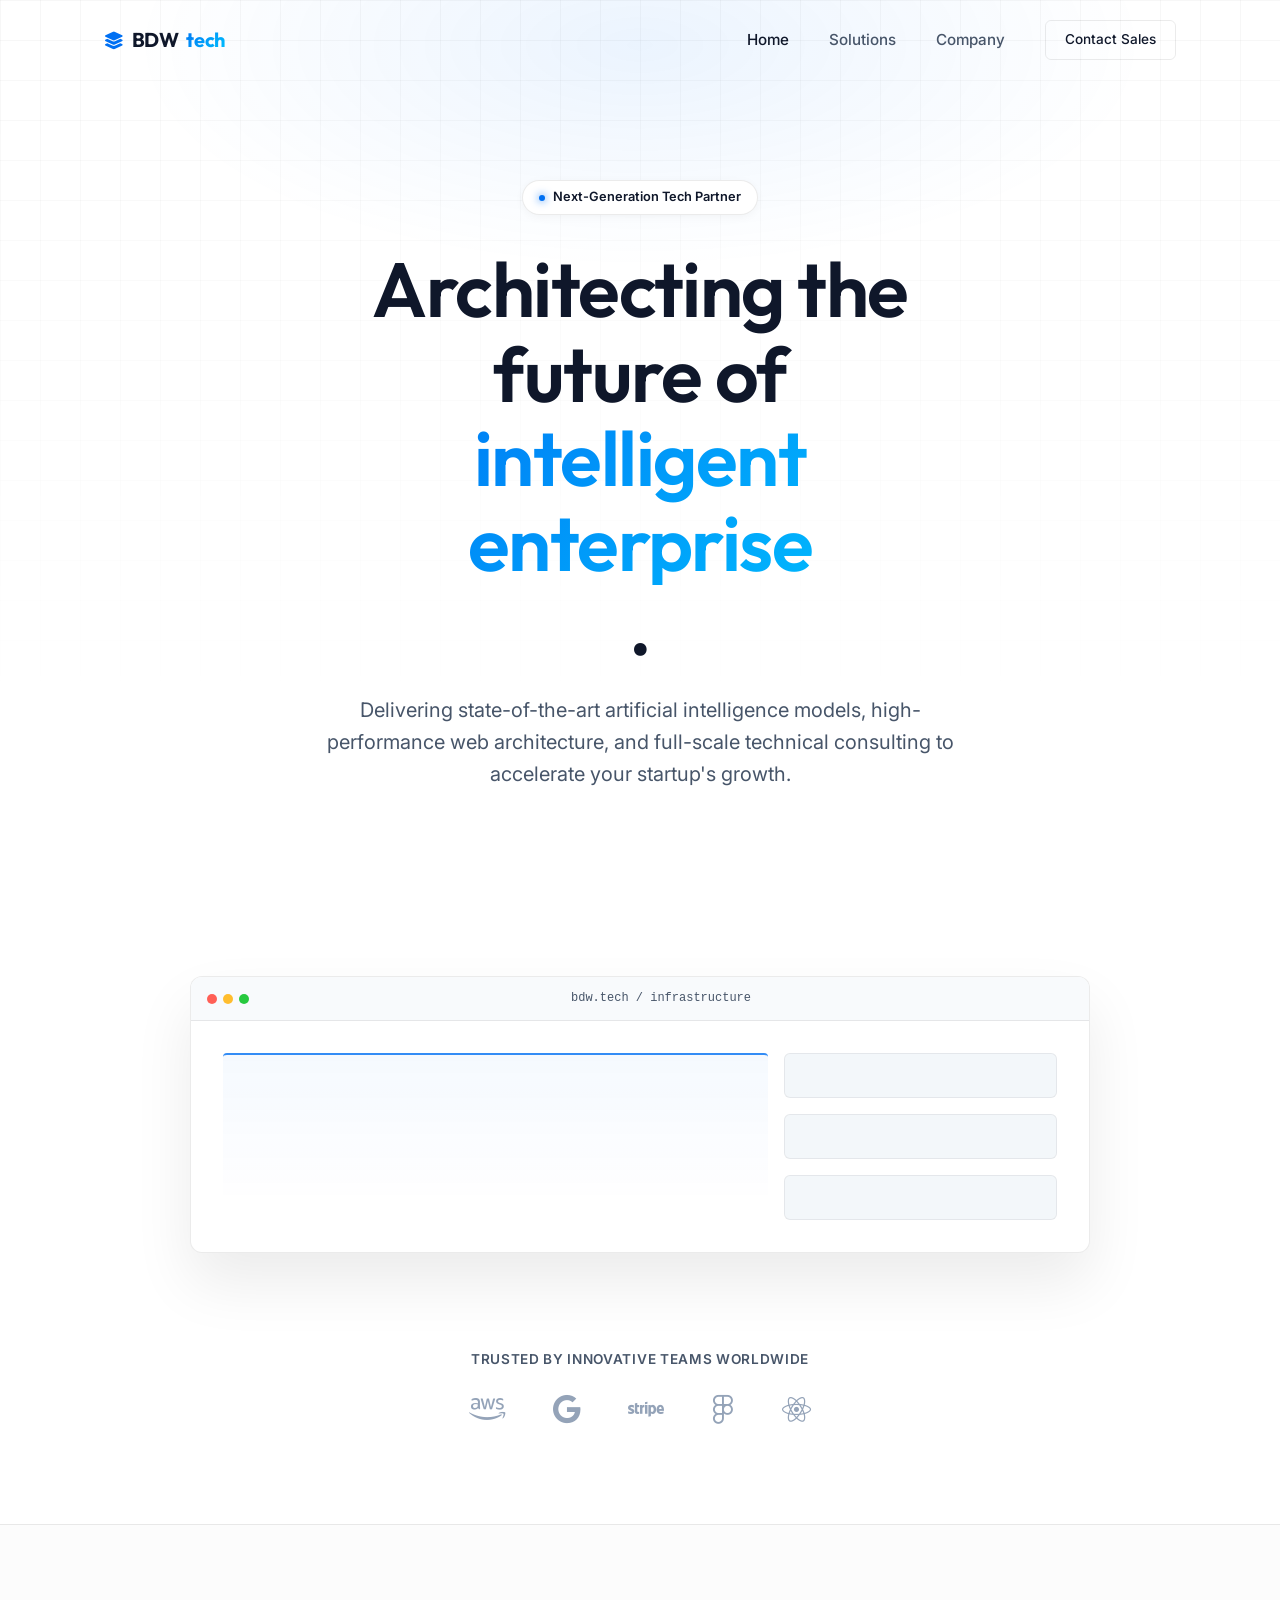
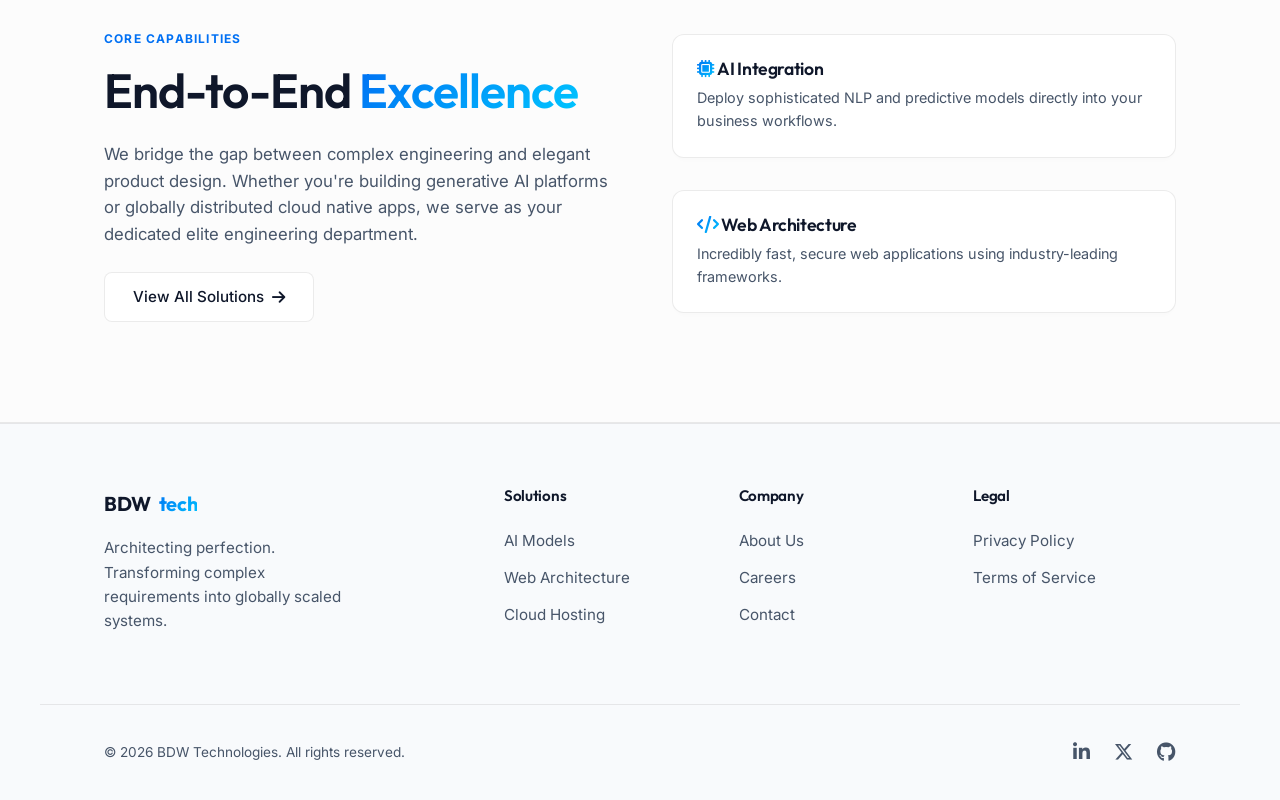
<file: index.html>
<!DOCTYPE html>
<html lang="en">
<head>
    <meta charset="UTF-8">
    <meta name="viewport" content="width=device-width, initial-scale=1.0">
    <title>bdw.tech | Premium AI & Technology Consulting</title>
    <meta name="description" content="bdw.tech provides enterprise-grade AI integration, highly performant web applications, and comprehensive technical architecture for modern startups.">
    <!-- Google Fonts -->
    <link rel="preconnect" href="https://fonts.googleapis.com">
    <link rel="preconnect" href="https://fonts.gstatic.com" crossorigin>
    <link href="https://fonts.googleapis.com/css2?family=Inter:wght@300;400;500;600;700&family=Outfit:wght@400;500;600;700&display=swap" rel="stylesheet">
    <!-- Stylesheet -->
    <link rel="stylesheet" href="style.css">
    <!-- Font Awesome -->
    <link rel="stylesheet" href="https://cdnjs.cloudflare.com/ajax/libs/font-awesome/6.4.0/css/all.min.css">
</head>
<body>
    <!-- Subtle Grid Background -->
    <div class="bg-grid"></div>
    <div class="bg-gradient-top"></div>

    <!-- Navigation -->
    <header class="navbar" id="navbar">
        <div class="container nav-container">
            <a href="index.html" class="logo-link">
                <div class="fallback-logo">
                    <span class="logo-icon">
                        <i class="fa-solid fa-layer-group"></i>
                    </span>
                    BDW<span class="gradient-text">tech</span>
                </div>
            </a>
            <nav class="nav-menu" id="nav-menu">
                <a href="index.html" class="nav-link active">Home</a>
                <a href="services.html" class="nav-link">Solutions</a>
                <a href="about.html" class="nav-link">Company</a>
                <a href="contact.html" class="btn-primary-sm">Contact Sales</a>
            </nav>
            <div class="hamburger" id="hamburger">
                <span class="bar"></span>
                <span class="bar"></span>
                <span class="bar"></span>
            </div>
        </div>
    </header>

    <main>
        <!-- Hero Section -->
        <section class="hero section">
            <div class="container hero-content">
                <div class="badge reveal">
                    <span class="badge-dot"></span> Next-Generation Tech Partner
                </div>
                <h1 class="hero-title reveal delay-1">
                    Architecting the future of <br>
                    <span class="gradient-text">intelligent enterprise</span>.
                </h1>
                <p class="hero-subtitle reveal delay-2">
                    Delivering state-of-the-art artificial intelligence models, high-performance web architecture, and full-scale technical consulting to accelerate your startup's growth.
                </p>
                <div class="hero-cta reveal delay-3">
                    <a href="services.html" class="btn btn-primary">Discover Solutions</a>
                    <a href="contact.html" class="btn btn-secondary">Book a Consultation <i class="fa-solid fa-arrow-right"></i></a>
                </div>
            </div>
            
            <!-- Dashboard/Interface Preview mockup -->
            <div class="hero-visual reveal delay-4">
                <div class="mockup-window">
                    <div class="mockup-header">
                        <div class="mockup-dots"><span></span><span></span><span></span></div>
                        <div class="mockup-title">bdw.tech / infrastructure</div>
                    </div>
                    <div class="mockup-body">
                        <div class="mockup-chart"></div>
                        <div class="mockup-stats">
                            <div class="stat-box"></div>
                            <div class="stat-box"></div>
                            <div class="stat-box"></div>
                        </div>
                    </div>
                </div>
            </div>

            <!-- Trusted By Banner -->
            <div class="trusted-banner reveal delay-4">
                <p>Trusted by innovative teams worldwide</p>
                <div class="client-logos">
                    <i class="fa-brands fa-aws"></i>
                    <i class="fa-brands fa-google"></i>
                    <i class="fa-brands fa-stripe"></i>
                    <i class="fa-brands fa-figma"></i>
                    <i class="fa-brands fa-react"></i>
                </div>
            </div>
        </section>

        <!-- Solutions Teaser -->
        <section class="section" style="background: rgba(0,0,0,0.01); border-top: 1px solid var(--border); border-bottom: 1px solid var(--border);">
            <div class="container">
                <div class="grid-2">
                    <div class="reveal">
                        <div class="section-label">Core Capabilities</div>
                        <h2 class="section-title">End-to-End <span class="gradient-text">Excellence</span></h2>
                        <p class="text-body">We bridge the gap between complex engineering and elegant product design. Whether you're building generative AI platforms or globally distributed cloud native apps, we serve as your dedicated elite engineering department.</p>
                        <a href="services.html" class="btn btn-secondary">View All Solutions <i class="fa-solid fa-arrow-right"></i></a>
                    </div>
                    <div class="grid-3 reveal delay-1" style="grid-template-columns: 1fr;">
                        <!-- Feature -->
                        <div class="pro-card" style="padding: 1.5rem;">
                            <h3 style="margin-bottom: 0.5rem; font-size: 1.1rem;"><i class="fa-solid fa-microchip gradient-text"></i> AI Integration</h3>
                            <p class="text-body" style="margin-bottom: 0; font-size: 0.9rem;">Deploy sophisticated NLP and predictive models directly into your business workflows.</p>
                        </div>
                        <div class="pro-card" style="padding: 1.5rem;">
                            <h3 style="margin-bottom: 0.5rem; font-size: 1.1rem;"><i class="fa-solid fa-code gradient-text"></i> Web Architecture</h3>
                            <p class="text-body" style="margin-bottom: 0; font-size: 0.9rem;">Incredibly fast, secure web applications using industry-leading frameworks.</p>
                        </div>
                    </div>
                </div>
            </div>
        </section>
    </main>

    <footer>
        <div class="container footer-container">
            <div class="footer-brand">
                <div class="fallback-logo">BDW<span class="gradient-text">tech</span></div>
                <p>Architecting perfection. Transforming complex requirements into globally scaled systems.</p>
            </div>
            
            <div class="footer-links">
                <div class="link-col">
                    <h4>Solutions</h4>
                    <a href="services.html">AI Models</a>
                    <a href="services.html">Web Architecture</a>
                    <a href="services.html">Cloud Hosting</a>
                </div>
                <div class="link-col">
                    <h4>Company</h4>
                    <a href="about.html">About Us</a>
                    <a href="about.html">Careers</a>
                    <a href="contact.html">Contact</a>
                </div>
                <div class="link-col">
                    <h4>Legal</h4>
                    <a href="#">Privacy Policy</a>
                    <a href="#">Terms of Service</a>
                </div>
            </div>
        </div>
        <div class="container footer-bottom">
            <p>&copy; <span id="year"></span> BDW Technologies. All rights reserved.</p>
            <div class="social-links">
                <a href="#"><i class="fa-brands fa-linkedin-in"></i></a>
                <a href="#"><i class="fa-brands fa-x-twitter"></i></a>
                <a href="#"><i class="fa-brands fa-github"></i></a>
            </div>
        </div>
    </footer>

    <script src="script.js" defer></script>
</body>
</html>
</file>
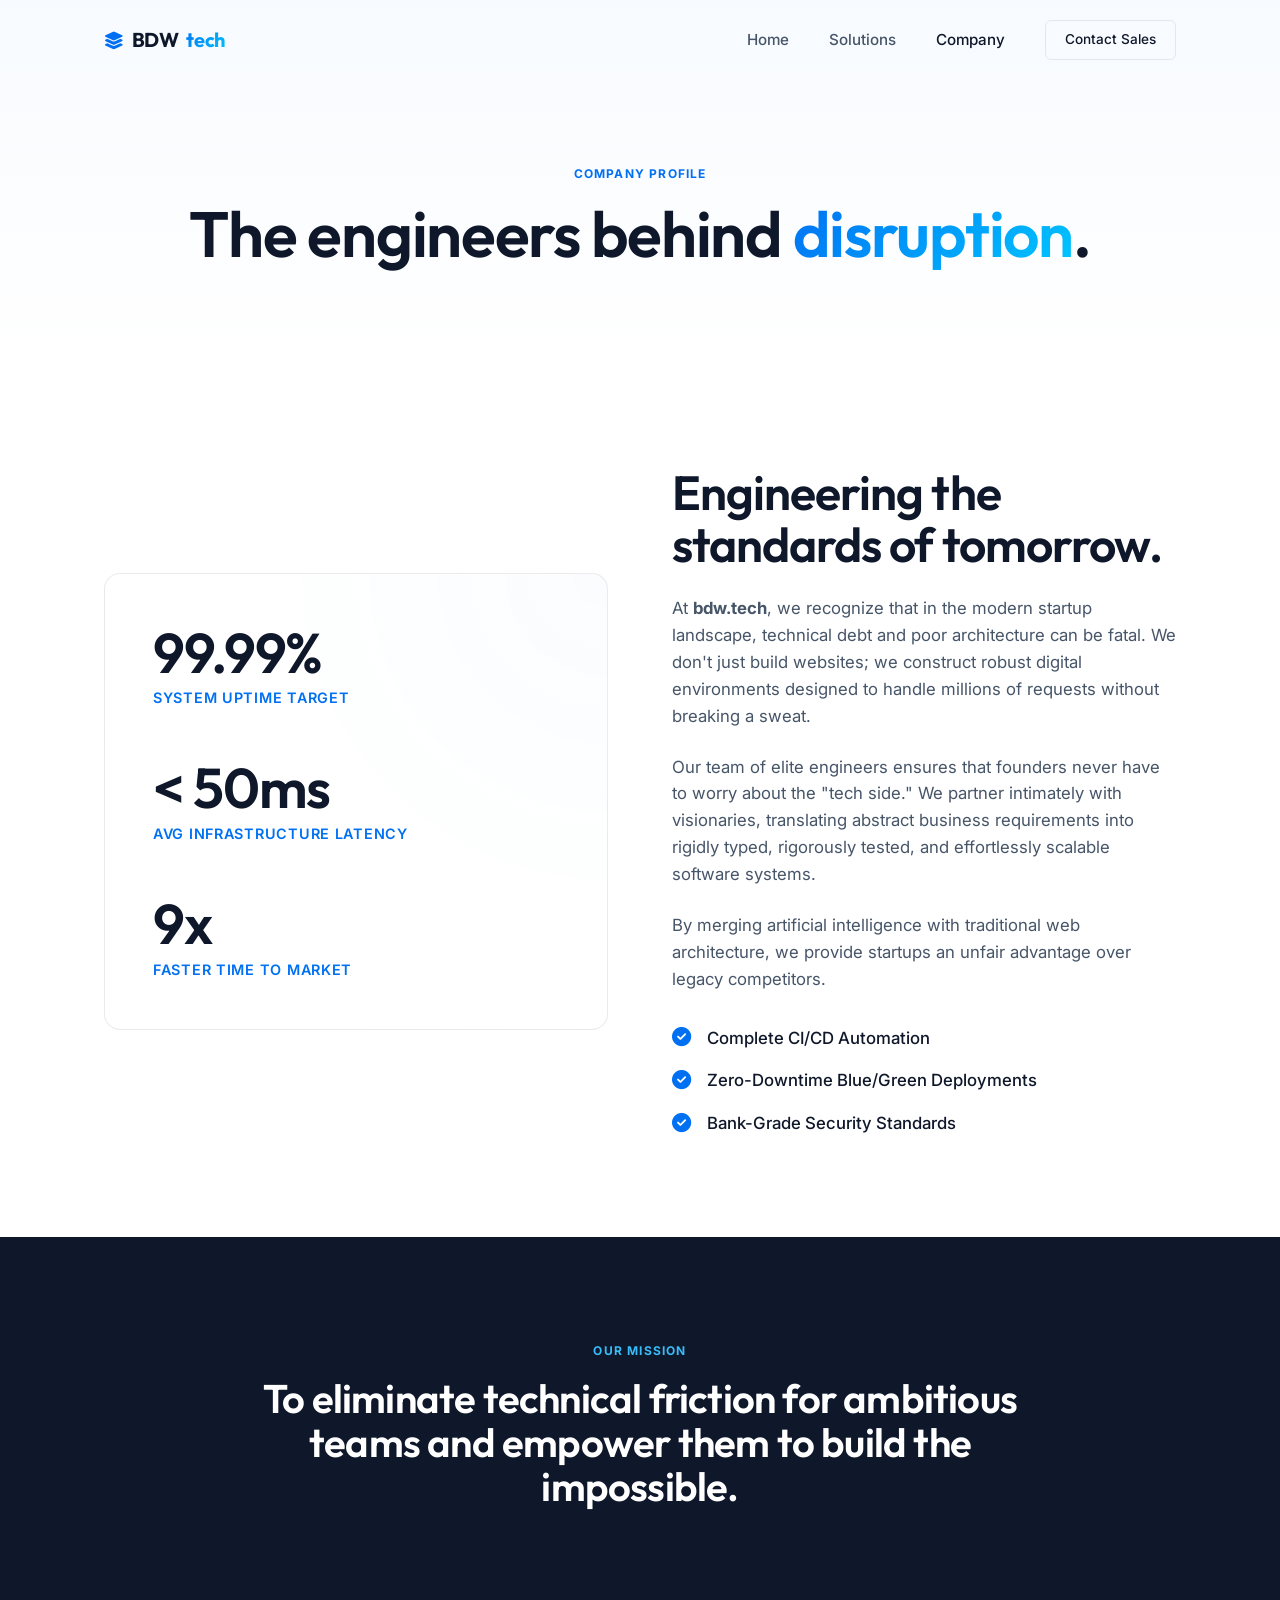
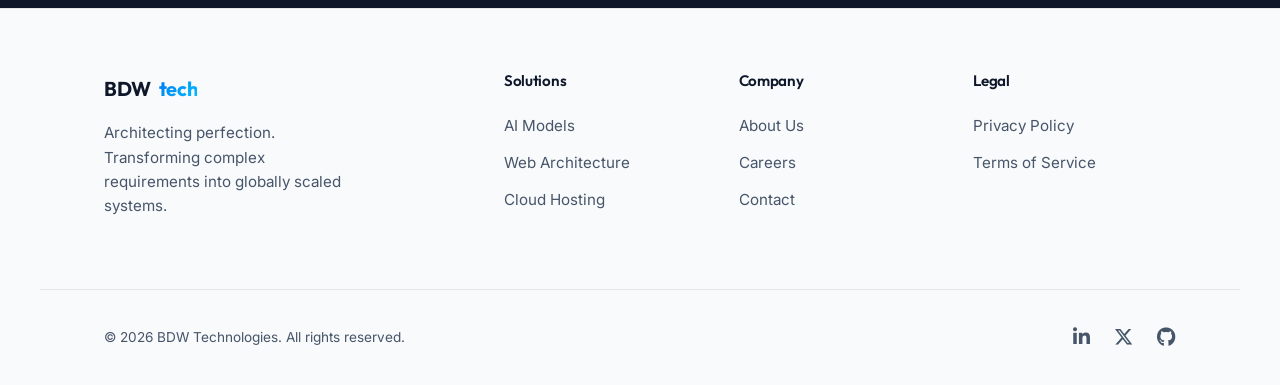
<file: about.html>
<!DOCTYPE html>
<html lang="en">
<head>
    <meta charset="UTF-8">
    <meta name="viewport" content="width=device-width, initial-scale=1.0">
    <title>Company | bdw.tech</title>
    <link href="https://fonts.googleapis.com/css2?family=Inter:wght@300;400;500;600;700&family=Outfit:wght@400;500;600;700&display=swap" rel="stylesheet">
    <link rel="stylesheet" href="style.css">
    <link rel="stylesheet" href="https://cdnjs.cloudflare.com/ajax/libs/font-awesome/6.4.0/css/all.min.css">
</head>
<body>
    <!-- Navigation -->
    <header class="navbar scrolled" id="navbar">
        <div class="container nav-container">
            <a href="index.html" class="logo-link">
                <div class="fallback-logo">
                    <span class="logo-icon"><i class="fa-solid fa-layer-group"></i></span>
                    BDW<span class="gradient-text">tech</span>
                </div>
            </a>
            <nav class="nav-menu" id="nav-menu">
                <a href="index.html" class="nav-link">Home</a>
                <a href="services.html" class="nav-link">Solutions</a>
                <a href="about.html" class="nav-link active">Company</a>
                <a href="contact.html" class="btn-primary-sm">Contact Sales</a>
            </nav>
            <div class="hamburger" id="hamburger">
                <span class="bar"></span><span class="bar"></span><span class="bar"></span>
            </div>
        </div>
    </header>

    <main>
        <section class="page-header">
            <div class="container">
                <div class="section-label reveal">Company Profile</div>
                <h1 class="reveal delay-1">The engineers behind <span class="gradient-text">disruption</span>.</h1>
            </div>
        </section>

        <section class="section">
            <div class="container grid-2">
                <div class="metrics-card reveal">
                    <div class="metric">
                        <h3>99.99%</h3>
                        <p>System Uptime Target</p>
                    </div>
                    <div class="metric">
                        <h3>&lt; 50ms</h3>
                        <p>Avg Infrastructure Latency</p>
                    </div>
                    <div class="metric">
                        <h3>9x</h3>
                        <p>Faster Time to Market</p>
                    </div>
                </div>
                
                <div class="reveal delay-1">
                    <h2 class="section-title">Engineering the standards of tomorrow.</h2>
                    <p class="text-body">At <strong>bdw.tech</strong>, we recognize that in the modern startup landscape, technical debt and poor architecture can be fatal. We don't just build websites; we construct robust digital environments designed to handle millions of requests without breaking a sweat.</p>
                    <p class="text-body">Our team of elite engineers ensures that founders never have to worry about the "tech side." We partner intimately with visionaries, translating abstract business requirements into rigidly typed, rigorously tested, and effortlessly scalable software systems.</p>
                    <p class="text-body">By merging artificial intelligence with traditional web architecture, we provide startups an unfair advantage over legacy competitors.</p>
                    
                    <div class="feature-list">
                        <div class="feature-item"><i class="fa-solid fa-check-circle"></i> Complete CI/CD Automation</div>
                        <div class="feature-item"><i class="fa-solid fa-check-circle"></i> Zero-Downtime Blue/Green Deployments</div>
                        <div class="feature-item"><i class="fa-solid fa-check-circle"></i> Bank-Grade Security Standards</div>
                    </div>
                </div>
            </div>
        </section>
        
        <section class="section" style="background:#0f172a; color:#fff; text-align:center;">
            <div class="container reveal">
                <div class="section-label" style="color:#38bdf8;">Our Mission</div>
                <h2 style="color:#fff; max-width:800px; margin:0 auto; font-size:2.5rem;">To eliminate technical friction for ambitious teams and empower them to build the impossible.</h2>
            </div>
        </section>
    </main>

    <!-- Footer -->
    <footer style="background:#f8fafc; border-top:1px solid var(--border);">
        <div class="container footer-container">
            <div class="footer-brand">
                <div class="fallback-logo">BDW<span class="gradient-text">tech</span></div>
                <p style="color:var(--text-muted);">Architecting perfection. Transforming complex requirements into globally scaled systems.</p>
            </div>
            <div class="footer-links">
                <div class="link-col">
                    <h4>Solutions</h4>
                    <a href="services.html">AI Models</a><a href="services.html">Web Architecture</a><a href="services.html">Cloud Hosting</a>
                </div>
                <div class="link-col">
                    <h4>Company</h4>
                    <a href="about.html">About Us</a><a href="about.html">Careers</a><a href="contact.html">Contact</a>
                </div>
                <div class="link-col">
                    <h4>Legal</h4>
                    <a href="#">Privacy Policy</a><a href="#">Terms of Service</a>
                </div>
            </div>
        </div>
        <div class="container footer-bottom">
            <p style="color:var(--text-muted);">&copy; <span id="year"></span> BDW Technologies. All rights reserved.</p>
            <div class="social-links">
                <a href="#"><i class="fa-brands fa-linkedin-in"></i></a><a href="#"><i class="fa-brands fa-x-twitter"></i></a><a href="#"><i class="fa-brands fa-github"></i></a>
            </div>
        </div>
    </footer>
    <script src="script.js" defer></script>
</body>
</html>
</file>
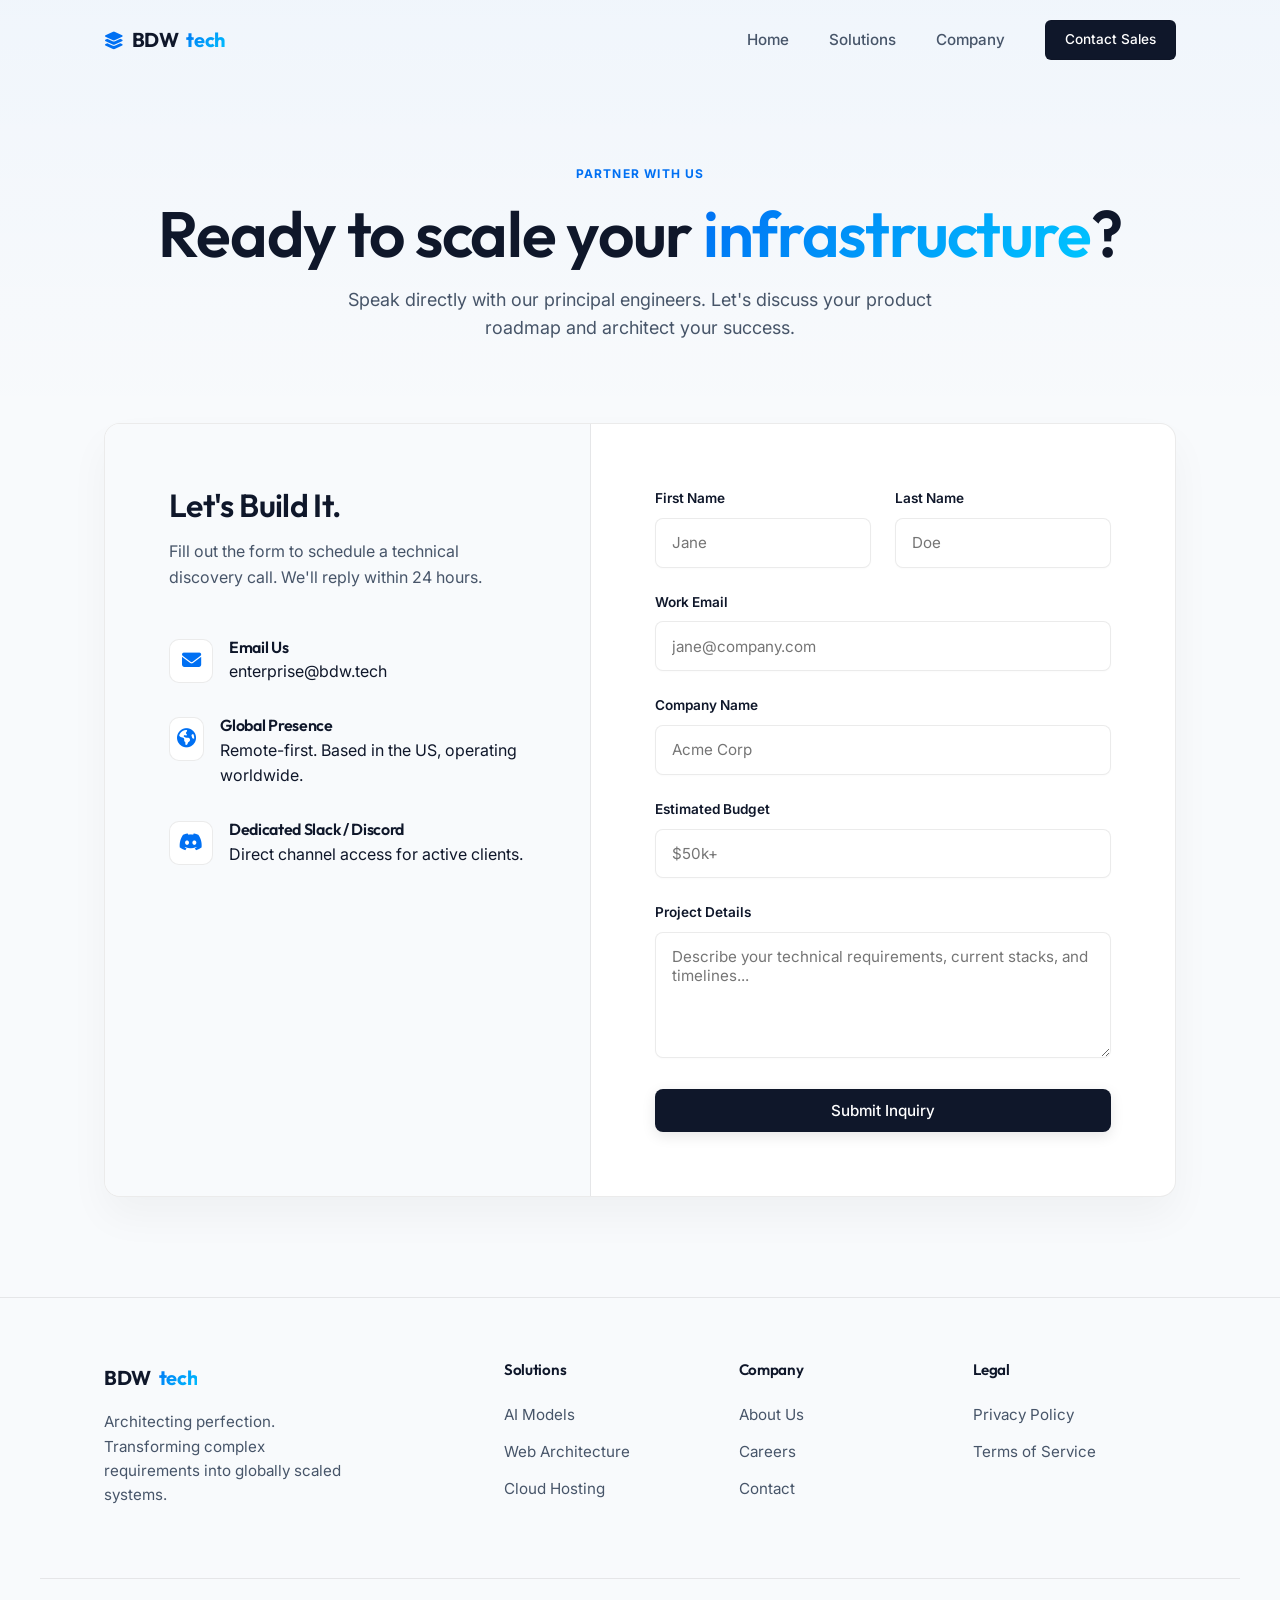
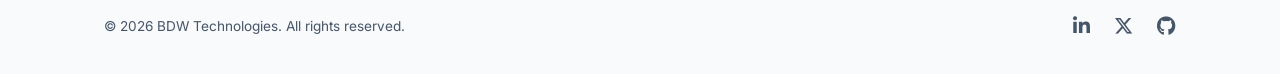
<file: contact.html>
<!DOCTYPE html>
<html lang="en">
<head>
    <meta charset="UTF-8">
    <meta name="viewport" content="width=device-width, initial-scale=1.0">
    <title>Contact Sales | bdw.tech</title>
    <link href="https://fonts.googleapis.com/css2?family=Inter:wght@300;400;500;600;700&family=Outfit:wght@400;500;600;700&display=swap" rel="stylesheet">
    <link rel="stylesheet" href="style.css">
    <link rel="stylesheet" href="https://cdnjs.cloudflare.com/ajax/libs/font-awesome/6.4.0/css/all.min.css">
</head>
<body style="background:#f8fafc;">
    <!-- Navigation -->
    <header class="navbar scrolled" id="navbar">
        <div class="container nav-container">
            <a href="index.html" class="logo-link">
                <div class="fallback-logo">
                    <span class="logo-icon"><i class="fa-solid fa-layer-group"></i></span>
                    BDW<span class="gradient-text">tech</span>
                </div>
            </a>
            <nav class="nav-menu" id="nav-menu">
                <a href="index.html" class="nav-link">Home</a>
                <a href="services.html" class="nav-link">Solutions</a>
                <a href="about.html" class="nav-link">Company</a>
                <a href="contact.html" class="btn-primary-sm active" style="background:var(--text-main); color:#fff;">Contact Sales</a>
            </nav>
            <div class="hamburger" id="hamburger">
                <span class="bar"></span><span class="bar"></span><span class="bar"></span>
            </div>
        </div>
    </header>

    <main>
        <section class="page-header">
            <div class="container">
                <div class="section-label reveal">Partner with us</div>
                <h1 class="reveal delay-1">Ready to scale your <span class="gradient-text">infrastructure</span>?</h1>
                <p class="section-desc reveal delay-2" style="margin: 0 auto;">Speak directly with our principal engineers. Let's discuss your product roadmap and architect your success.</p>
            </div>
        </section>

        <section class="section" style="padding-top:0;">
            <div class="container">
                <div class="contact-card reveal delay-3">
                    <div class="contact-info">
                        <h2 style="font-size:2rem; margin-bottom:1rem; color:var(--text-main);">Let's Build It.</h2>
                        <p style="color:var(--text-muted); margin-bottom:3rem;">Fill out the form to schedule a technical discovery call. We'll reply within 24 hours.</p>
                        
                        <div class="contact-methods">
                            <div class="method">
                                <div class="method-icon"><i class="fa-solid fa-envelope"></i></div>
                                <div>
                                    <h4>Email Us</h4>
                                    <p>enterprise@bdw.tech</p>
                                </div>
                            </div>
                            <div class="method">
                                <div class="method-icon"><i class="fa-solid fa-earth-americas"></i></div>
                                <div>
                                    <h4>Global Presence</h4>
                                    <p>Remote-first. Based in the US, operating worldwide.</p>
                                </div>
                            </div>
                            <div class="method">
                                <div class="method-icon"><i class="fa-brands fa-discord"></i></div>
                                <div>
                                    <h4>Dedicated Slack / Discord</h4>
                                    <p>Direct channel access for active clients.</p>
                                </div>
                            </div>
                        </div>
                    </div>
                    
                    <div class="contact-form-container">
                        <form class="pro-form" id="contactForm">
                            <div class="form-row">
                                <div class="form-group">
                                    <label for="fname">First Name</label>
                                    <input type="text" id="fname" required placeholder="Jane">
                                </div>
                                <div class="form-group">
                                    <label for="lname">Last Name</label>
                                    <input type="text" id="lname" required placeholder="Doe">
                                </div>
                            </div>
                            <div class="form-group">
                                <label for="email">Work Email</label>
                                <input type="email" id="email" required placeholder="jane@company.com">
                            </div>
                            <div class="form-group">
                                <label for="company">Company Name</label>
                                <input type="text" id="company" placeholder="Acme Corp">
                            </div>
                            <div class="form-group">
                                <label for="budget">Estimated Budget</label>
                                <input type="text" id="budget" placeholder="$50k+">
                            </div>
                            <div class="form-group">
                                <label for="message">Project Details</label>
                                <textarea id="message" rows="5" required placeholder="Describe your technical requirements, current stacks, and timelines..."></textarea>
                            </div>
                            <button type="submit" class="btn btn-primary btn-block">Submit Inquiry</button>
                        </form>
                    </div>
                </div>
            </div>
        </section>
    </main>

    <!-- Footer -->
    <footer style="background:#f8fafc; border-top:1px solid var(--border);">
        <div class="container footer-container">
            <div class="footer-brand">
                <div class="fallback-logo">BDW<span class="gradient-text">tech</span></div>
                <p style="color:var(--text-muted);">Architecting perfection. Transforming complex requirements into globally scaled systems.</p>
            </div>
            <div class="footer-links">
                <div class="link-col">
                    <h4>Solutions</h4>
                    <a href="services.html">AI Models</a><a href="services.html">Web Architecture</a><a href="services.html">Cloud Hosting</a>
                </div>
                <div class="link-col">
                    <h4>Company</h4>
                    <a href="about.html">About Us</a><a href="about.html">Careers</a><a href="contact.html">Contact</a>
                </div>
                <div class="link-col">
                    <h4>Legal</h4>
                    <a href="#">Privacy Policy</a><a href="#">Terms of Service</a>
                </div>
            </div>
        </div>
        <div class="container footer-bottom">
            <p style="color:var(--text-muted);">&copy; <span id="year"></span> BDW Technologies. All rights reserved.</p>
            <div class="social-links">
                <a href="#"><i class="fa-brands fa-linkedin-in"></i></a><a href="#"><i class="fa-brands fa-x-twitter"></i></a><a href="#"><i class="fa-brands fa-github"></i></a>
            </div>
        </div>
    </footer>
    <script src="script.js" defer></script>
</body>
</html>
</file>
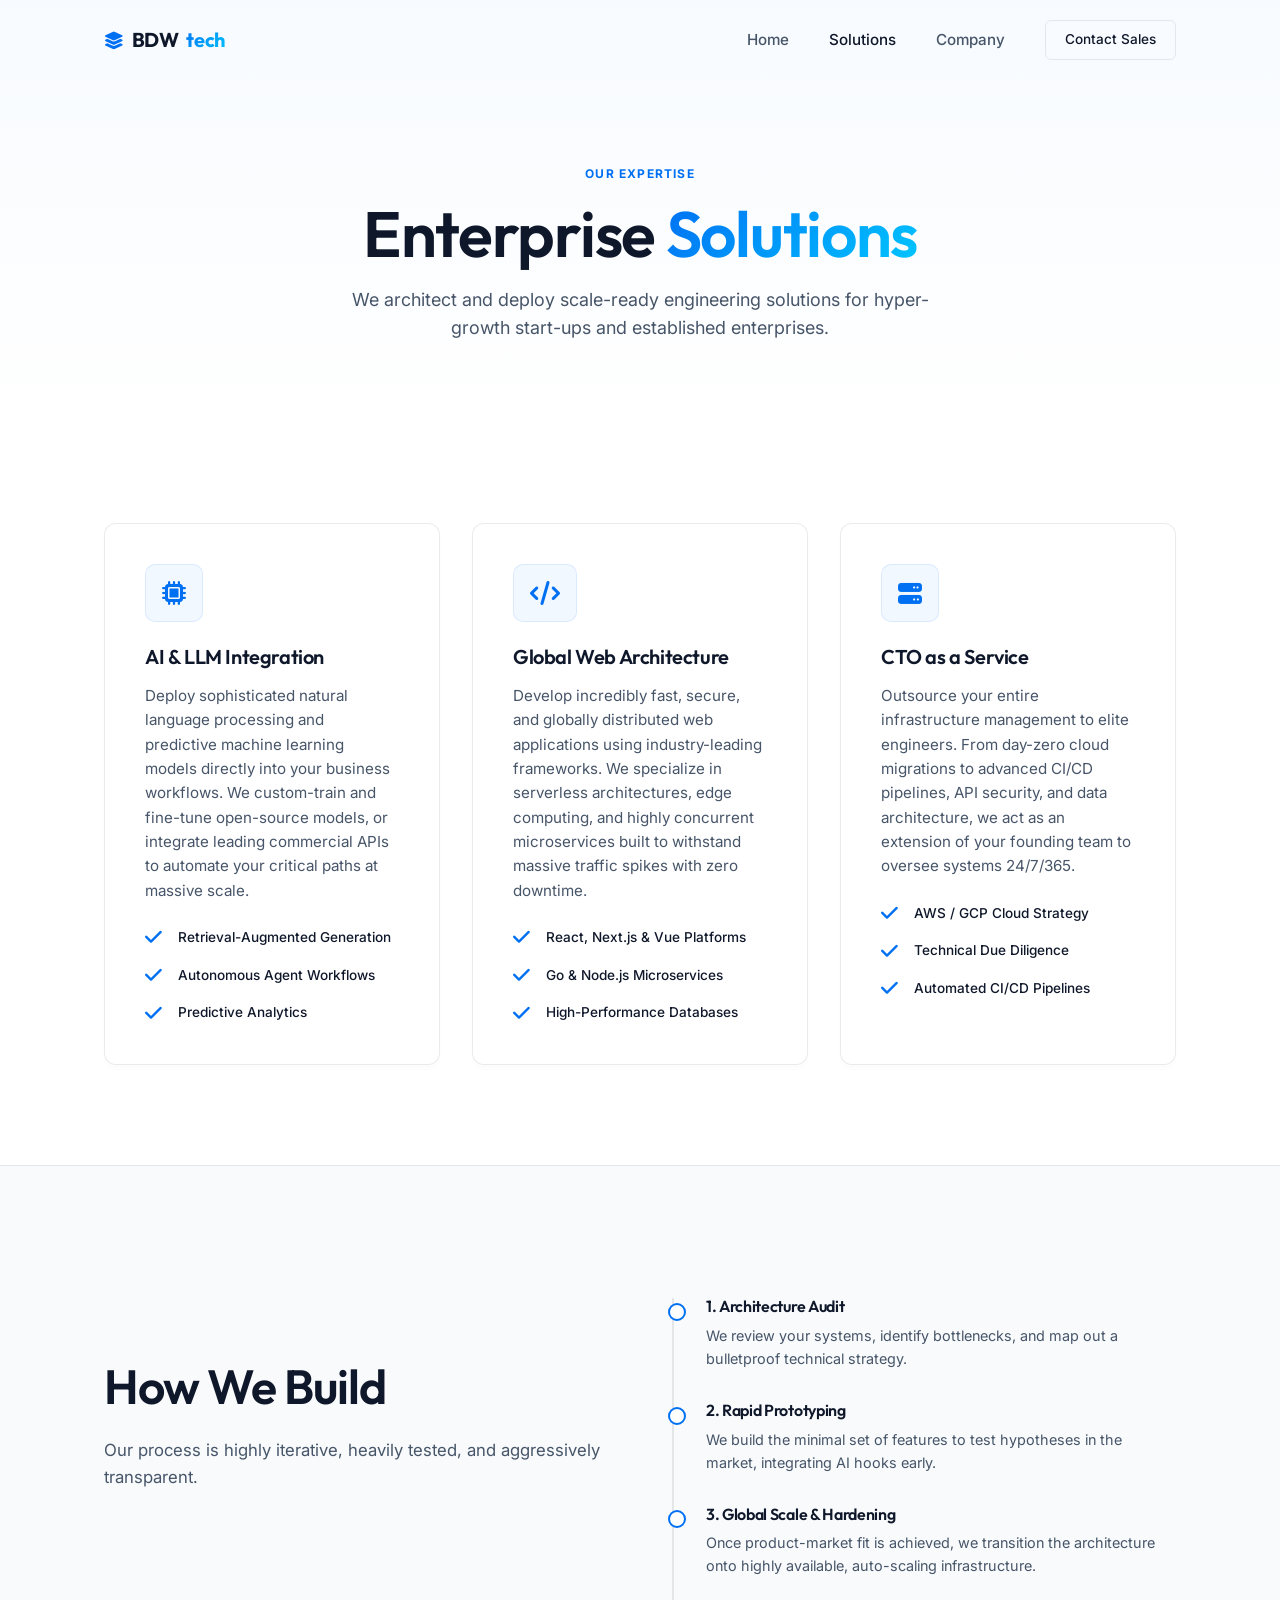
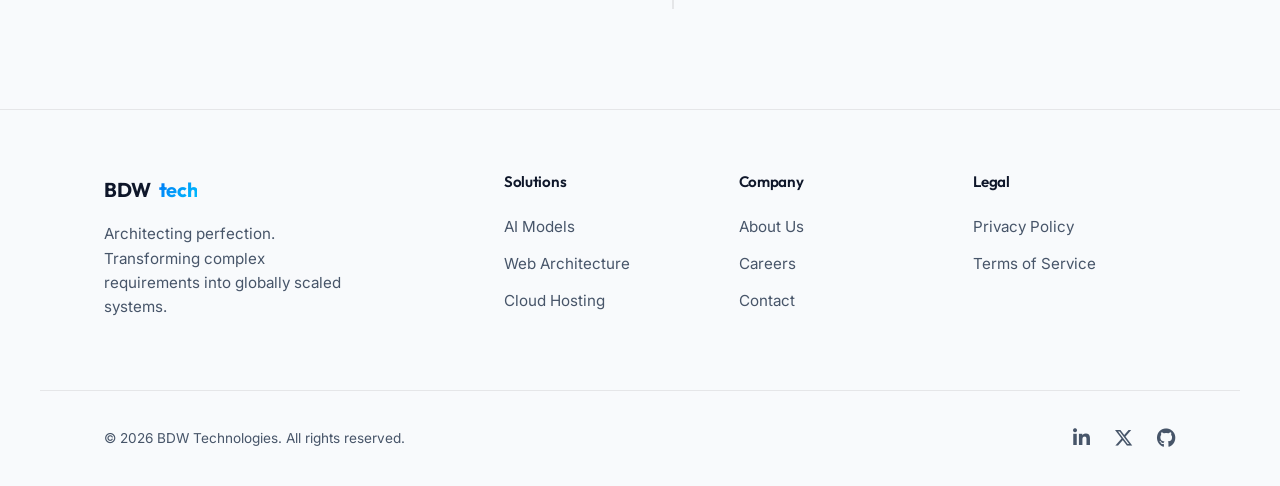
<file: services.html>
<!DOCTYPE html>
<html lang="en">
<head>
    <meta charset="UTF-8">
    <meta name="viewport" content="width=device-width, initial-scale=1.0">
    <title>Solutions | bdw.tech</title>
    <link href="https://fonts.googleapis.com/css2?family=Inter:wght@300;400;500;600;700&family=Outfit:wght@400;500;600;700&display=swap" rel="stylesheet">
    <link rel="stylesheet" href="style.css">
    <link rel="stylesheet" href="https://cdnjs.cloudflare.com/ajax/libs/font-awesome/6.4.0/css/all.min.css">
</head>
<body>
    <!-- Navigation -->
    <header class="navbar scrolled" id="navbar">
        <div class="container nav-container">
            <a href="index.html" class="logo-link">
                <div class="fallback-logo">
                    <span class="logo-icon"><i class="fa-solid fa-layer-group"></i></span>
                    BDW<span class="gradient-text">tech</span>
                </div>
            </a>
            <nav class="nav-menu" id="nav-menu">
                <a href="index.html" class="nav-link">Home</a>
                <a href="services.html" class="nav-link active">Solutions</a>
                <a href="about.html" class="nav-link">Company</a>
                <a href="contact.html" class="btn-primary-sm">Contact Sales</a>
            </nav>
            <div class="hamburger" id="hamburger">
                <span class="bar"></span><span class="bar"></span><span class="bar"></span>
            </div>
        </div>
    </header>

    <main>
        <section class="page-header">
            <div class="container">
                <div class="section-label reveal">Our Expertise</div>
                <h1 class="reveal delay-1">Enterprise <span class="gradient-text">Solutions</span></h1>
                <p class="section-desc reveal delay-2" style="margin: 0 auto;">We architect and deploy scale-ready engineering solutions for hyper-growth start-ups and established enterprises.</p>
            </div>
        </section>

        <section class="section">
            <div class="container">
                <div class="grid-3">
                    <div class="pro-card reveal">
                        <div class="card-icon"><i class="fa-solid fa-microchip"></i></div>
                        <h3>AI & LLM Integration</h3>
                        <p class="text-body" style="font-size:0.95rem;">Deploy sophisticated natural language processing and predictive machine learning models directly into your business workflows. We custom-train and fine-tune open-source models, or integrate leading commercial APIs to automate your critical paths at massive scale.</p>
                        <div class="feature-list" style="margin-top:1.5rem;">
                            <div class="feature-item" style="font-size:0.85rem;"><i class="fa-solid fa-check"></i> Retrieval-Augmented Generation</div>
                            <div class="feature-item" style="font-size:0.85rem;"><i class="fa-solid fa-check"></i> Autonomous Agent Workflows</div>
                            <div class="feature-item" style="font-size:0.85rem;"><i class="fa-solid fa-check"></i> Predictive Analytics</div>
                        </div>
                    </div>

                    <div class="pro-card reveal delay-1">
                        <div class="card-icon"><i class="fa-solid fa-code"></i></div>
                        <h3>Global Web Architecture</h3>
                        <p class="text-body" style="font-size:0.95rem;">Develop incredibly fast, secure, and globally distributed web applications using industry-leading frameworks. We specialize in serverless architectures, edge computing, and highly concurrent microservices built to withstand massive traffic spikes with zero downtime.</p>
                        <div class="feature-list" style="margin-top:1.5rem;">
                            <div class="feature-item" style="font-size:0.85rem;"><i class="fa-solid fa-check"></i> React, Next.js & Vue Platforms</div>
                            <div class="feature-item" style="font-size:0.85rem;"><i class="fa-solid fa-check"></i> Go & Node.js Microservices</div>
                            <div class="feature-item" style="font-size:0.85rem;"><i class="fa-solid fa-check"></i> High-Performance Databases</div>
                        </div>
                    </div>

                    <div class="pro-card reveal delay-2">
                        <div class="card-icon"><i class="fa-solid fa-server"></i></div>
                        <h3>CTO as a Service</h3>
                        <p class="text-body" style="font-size:0.95rem;">Outsource your entire infrastructure management to elite engineers. From day-zero cloud migrations to advanced CI/CD pipelines, API security, and data architecture, we act as an extension of your founding team to oversee systems 24/7/365.</p>
                        <div class="feature-list" style="margin-top:1.5rem;">
                            <div class="feature-item" style="font-size:0.85rem;"><i class="fa-solid fa-check"></i> AWS / GCP Cloud Strategy</div>
                            <div class="feature-item" style="font-size:0.85rem;"><i class="fa-solid fa-check"></i> Technical Due Diligence</div>
                            <div class="feature-item" style="font-size:0.85rem;"><i class="fa-solid fa-check"></i> Automated CI/CD Pipelines</div>
                        </div>
                    </div>
                </div>
            </div>
        </section>
        
        <!-- Workflow Section -->
        <section class="section" style="background:#f8fafc; border-top:1px solid var(--border);">
            <div class="container grid-2">
                <div class="reveal">
                    <h2 class="section-title">How We Build</h2>
                    <p class="text-body">Our process is highly iterative, heavily tested, and aggressively transparent.</p>
                </div>
                <div class="timeline reveal delay-1">
                    <div class="timeline-item">
                        <h4>1. Architecture Audit</h4>
                        <p class="text-body" style="font-size:0.9rem;">We review your systems, identify bottlenecks, and map out a bulletproof technical strategy.</p>
                    </div>
                    <div class="timeline-item">
                        <h4>2. Rapid Prototyping</h4>
                        <p class="text-body" style="font-size:0.9rem;">We build the minimal set of features to test hypotheses in the market, integrating AI hooks early.</p>
                    </div>
                    <div class="timeline-item">
                        <h4>3. Global Scale & Hardening</h4>
                        <p class="text-body" style="font-size:0.9rem;">Once product-market fit is achieved, we transition the architecture onto highly available, auto-scaling infrastructure.</p>
                    </div>
                </div>
            </div>
        </section>
    </main>

    <!-- Footer copied uniformly -->
    <footer>
        <div class="container footer-container">
            <div class="footer-brand">
                <div class="fallback-logo">BDW<span class="gradient-text">tech</span></div>
                <p>Architecting perfection. Transforming complex requirements into globally scaled systems.</p>
            </div>
            <div class="footer-links">
                <div class="link-col">
                    <h4>Solutions</h4>
                    <a href="services.html">AI Models</a><a href="services.html">Web Architecture</a><a href="services.html">Cloud Hosting</a>
                </div>
                <div class="link-col">
                    <h4>Company</h4>
                    <a href="about.html">About Us</a><a href="about.html">Careers</a><a href="contact.html">Contact</a>
                </div>
                <div class="link-col">
                    <h4>Legal</h4>
                    <a href="#">Privacy Policy</a><a href="#">Terms of Service</a>
                </div>
            </div>
        </div>
        <div class="container footer-bottom">
            <p>&copy; <span id="year"></span> BDW Technologies. All rights reserved.</p>
            <div class="social-links">
                <a href="#"><i class="fa-brands fa-linkedin-in"></i></a><a href="#"><i class="fa-brands fa-x-twitter"></i></a><a href="#"><i class="fa-brands fa-github"></i></a>
            </div>
        </div>
    </footer>
    <script src="script.js" defer></script>
</body>
</html>
</file>
<file: style.css>
:root {
    --primary: #0070f3;
    --primary-alt: #0050b3;
    --bg-main: #ffffff;
    --bg-card: #f8fafc;
    --bg-card-hover: #f1f5f9;
    --text-main: #0f172a;
    --text-muted: #475569;
    --border: rgba(0, 0, 0, 0.08);
    --border-hover: rgba(0, 0, 0, 0.15);
    --glass-bg: rgba(255, 255, 255, 0.9);
    --glass-blur: blur(20px);
    
    --font-heading: 'Outfit', -apple-system, sans-serif;
    --font-body: 'Inter', -apple-system, sans-serif;
    
    --transition: all 0.25s cubic-bezier(0.25, 0.8, 0.25, 1);
}

* { margin: 0; padding: 0; box-sizing: border-box; }
html { scroll-behavior: smooth; font-size: 16px; }
body {
    font-family: var(--font-body);
    background-color: var(--bg-main);
    color: var(--text-main);
    line-height: 1.6;
    overflow-x: hidden;
    -webkit-font-smoothing: antialiased;
    -moz-osx-font-smoothing: grayscale;
}

/* =========================================
   Backgrounds
   ========================================= */
.bg-grid {
    position: fixed; top: 0; left: 0; width: 100vw; height: 100vh;
    z-index: 0; pointer-events: none;
    background-size: 40px 40px;
    background-image: 
        linear-gradient(to right, rgba(0, 0, 0, 0.03) 1px, transparent 1px),
        linear-gradient(to bottom, rgba(0, 0, 0, 0.03) 1px, transparent 1px);
    mask-image: linear-gradient(to bottom, black 0%, transparent 80%);
    -webkit-mask-image: linear-gradient(to bottom, black 0%, transparent 80%);
}
.bg-gradient-top {
    position: fixed; top: -20%; left: 10%; width: 80%; height: 50vh;
    background: radial-gradient(ellipse at center, rgba(0, 112, 243, 0.08) 0%, transparent 70%);
    z-index: 0; pointer-events: none;
}

/* =========================================
   Typography & Utilities
   ========================================= */
h1, h2, h3, h4, h5, h6 {
    font-family: var(--font-heading); font-weight: 600;
    line-height: 1.1; margin-bottom: 1rem; letter-spacing: -0.02em;
}
a { text-decoration: none; color: var(--text-main); transition: var(--transition); }
.container { width: 100%; max-width: 1200px; margin: 0 auto; padding: 0 5%; }
.section { padding: 100px 0; position: relative; z-index: 2; }
.section-full { min-height: 100vh; display: flex; align-items: center; }

.section-label {
    text-transform: uppercase; font-size: 0.75rem; font-weight: 700;
    letter-spacing: 0.1em; color: var(--primary); margin-bottom: 1rem;
    display: inline-block;
}
.section-title { font-size: clamp(2rem, 4vw, 3rem); margin-bottom: 1.5rem; }
.section-desc { color: var(--text-muted); font-size: 1.125rem; max-width: 600px; margin-bottom: 2rem; }
.text-body { color: var(--text-muted); font-size: 1.05rem; margin-bottom: 1.5rem; }
.gradient-text {
    background: linear-gradient(135deg, #0070f3 0%, #00c6ff 100%);
    -webkit-background-clip: text; -webkit-text-fill-color: transparent;
    background-clip: text; color: transparent; display: inline-block;
}

/* Page Headers */
.page-header {
    padding: 160px 0 80px 0; text-align: center;
    background: linear-gradient(180deg, rgba(0,112,243,0.03) 0%, transparent 100%);
}
.page-header h1 { font-size: clamp(3rem, 6vw, 4rem); }

/* =========================================
   Buttons
   ========================================= */
.btn {
    display: inline-flex; align-items: center; justify-content: center;
    gap: 0.5rem; padding: 0.75rem 1.75rem; border-radius: 8px;
    font-weight: 500; font-family: var(--font-body); font-size: 0.95rem;
    cursor: pointer; transition: var(--transition); border: none;
}
.btn-primary { background: var(--text-main); color: #fff; box-shadow: 0 4px 14px 0 rgba(0,0,0,0.1); }
.btn-primary:hover { background: #000; transform: translateY(-1px); box-shadow: 0 6px 20px rgba(0,0,0,0.15); }
.btn-secondary { background: #fff; color: var(--text-main); border: 1px solid var(--border); }
.btn-secondary:hover { border-color: var(--text-main); background: #fafafa; }
.btn-primary-sm {
    background: transparent; color: var(--text-main); padding: 0.5rem 1.2rem;
    border-radius: 6px; font-weight: 500; font-size: 0.85rem;
    border: 1px solid var(--border); transition: var(--transition);
}
.btn-primary-sm:hover { background: var(--text-main); color: #fff; }
.btn-block { width: 100%; }

/* =========================================
   Navbar
   ========================================= */
.navbar {
    position: fixed; top: 0; left: 0; width: 100%; z-index: 100;
    padding: 1.25rem 0; transition: var(--transition); border-bottom: 1px solid transparent;
}
.navbar.scrolled {
    padding: 0.75rem 0; background: var(--glass-bg);
    backdrop-filter: var(--glass-blur); -webkit-backdrop-filter: var(--glass-blur);
    border-bottom: 1px solid var(--border); box-shadow: 0 4px 20px rgba(0,0,0,0.03);
}
.nav-container { display: flex; justify-content: space-between; align-items: center; }
.logo-img { height: 32px; width: auto; object-fit: contain; }
.fallback-logo {
    display: flex; align-items: center; gap: 0.5rem; font-family: var(--font-heading);
    font-size: 1.25rem; font-weight: 700; letter-spacing: -0.02em; color: var(--text-main);
}
.logo-icon i { color: var(--primary); font-size: 1.1rem; }
.nav-menu { display: flex; gap: 2.5rem; align-items: center; }
.nav-link { font-size: 0.95rem; font-weight: 500; color: var(--text-muted); }
.nav-link:hover, .nav-link.active { color: var(--text-main); }
.hamburger { display: none; cursor: pointer; flex-direction: column; gap: 4px; }
.hamburger .bar { width: 20px; height: 2px; background-color: var(--text-main); transition: var(--transition); }

/* =========================================
   Home / Hero
   ========================================= */
.hero { text-align: center; padding-top: 180px; }
.hero-content { display: flex; flex-direction: column; align-items: center; max-width: 800px; margin: 0 auto; }
.badge {
    background: #fff; border: 1px solid var(--border); padding: 0.4rem 1rem;
    border-radius: 50px; font-size: 0.8rem; font-weight: 600; color: var(--text-main);
    display: inline-flex; align-items: center; gap: 0.5rem; margin-bottom: 2rem;
    box-shadow: 0 2px 8px rgba(0,0,0,0.04);
}
.badge-dot { width: 6px; height: 6px; background: var(--primary); border-radius: 50%; box-shadow: 0 0 8px var(--primary); }
.hero-title { font-size: clamp(3rem, 6vw, 4.8rem); margin-bottom: 1.5rem; }
.hero-subtitle { font-size: 1.25rem; color: var(--text-muted); margin-bottom: 2.5rem; max-width: 650px; }
.hero-cta { display: flex; gap: 1rem; justify-content: center; flex-wrap: wrap; margin-bottom: 4rem; }

/* Mockup */
.hero-visual { width: 100%; max-width: 900px; margin: 0 auto; margin-top: 2rem; perspective: 1000px; }
.mockup-window {
    background: #fff; border: 1px solid var(--border); border-radius: 12px;
    overflow: hidden; box-shadow: 0 30px 60px rgba(0,0,0,0.08); /* Light mode shadow */
    transform-style: preserve-3d;
}
.mockup-header { background: #f8fafc; padding: 0.75rem 1rem; border-bottom: 1px solid var(--border); display: flex; align-items: center; }
.mockup-dots { display: flex; gap: 6px; }
.mockup-dots span { width: 10px; height: 10px; border-radius: 50%; background: #e2e8f0; }
.mockup-dots span:nth-child(1) { background: #ff5f56; } .mockup-dots span:nth-child(2) { background: #ffbd2e; } .mockup-dots span:nth-child(3) { background: #27c93f; }
.mockup-title { flex: 1; text-align: center; font-size: 0.75rem; color: var(--text-muted); font-family: monospace; }
.mockup-body { padding: 2rem; display: flex; gap: 1rem; opacity: 0.8; }
.mockup-chart { flex: 2; height: 160px; background: linear-gradient(180deg, rgba(0,112,243,0.05) 0%, transparent 100%); border-top: 2px solid var(--primary); border-radius: 4px; }
.mockup-stats { flex: 1; display: flex; flex-direction: column; gap: 1rem; }
.stat-box { height: 45px; background: #f1f5f9; border-radius: 6px; border: 1px solid var(--border); }

/* Trusted By */
.trusted-banner { margin-top: 6rem; text-align: center; }
.trusted-banner p { font-size: 0.85rem; color: var(--text-muted); margin-bottom: 1.5rem; text-transform: uppercase; letter-spacing: 0.05em; font-weight: 600; }
.client-logos { display: flex; justify-content: center; gap: 3rem; flex-wrap: wrap; color: #94a3b8; font-size: 1.8rem; }
.client-logos i { transition: var(--transition); }
.client-logos i:hover { color: var(--text-main); }

/* =========================================
   Cards & Layouts
   ========================================= */
.grid-3 { display: grid; grid-template-columns: repeat(auto-fit, minmax(320px, 1fr)); gap: 2rem; }
.grid-2 { display: grid; grid-template-columns: 1fr 1fr; gap: 4rem; align-items: center; }

.pro-card {
    background: #fff; border: 1px solid var(--border); border-radius: 12px;
    padding: 2.5rem; position: relative; overflow: hidden; transition: var(--transition);
    box-shadow: 0 4px 6px -1px rgba(0,0,0,0.02);
}
.pro-card:hover { border-color: var(--border-hover); transform: translateY(-5px); box-shadow: 0 20px 25px -5px rgba(0,0,0,0.05); }
.card-icon {
    font-size: 1.5rem; color: var(--primary); margin-bottom: 1.5rem; display: inline-flex;
    padding: 1rem; background: rgba(0, 112, 243, 0.05); border: 1px solid rgba(0, 112, 243, 0.1); border-radius: 10px;
}
.pro-card h3 { font-size: 1.25rem; margin-bottom: 1rem; }
.card-link { font-size: 0.95rem; font-weight: 600; color: var(--primary); display: inline-flex; align-items: center; }
.card-link:hover { color: var(--primary-alt); gap: 5px; }

/* Metrics */
.metrics-card {
    background: #fff; border: 1px solid var(--border); border-radius: 16px;
    padding: 3rem; display: flex; flex-direction: column; gap: 3rem;
    background-image: radial-gradient(circle at 100% 0%, rgba(0,112,243,0.02) 0%, transparent 50%);
}
.metric h3 { font-size: 3.5rem; margin-bottom: 0.2rem; color: var(--text-main); }
.metric p { color: var(--primary); font-size: 0.9rem; text-transform: uppercase; letter-spacing: 0.05em; font-weight: 600; }

.feature-list { display: flex; flex-direction: column; gap: 1rem; margin-top: 2rem; }
.feature-item { display: flex; align-items: center; gap: 1rem; color: var(--text-main); font-weight: 500; font-size: 1.05rem; }
.feature-item i { color: var(--primary); font-size: 1.2rem; }

/* Timeline (Services/About pages) */
.timeline { position: relative; padding-left: 2rem; border-left: 2px solid var(--border); margin-top: 2rem; }
.timeline-item { margin-bottom: 2rem; position: relative; }
.timeline-item::before {
    content: ''; position: absolute; left: -2.4rem; top: 0.3rem; width: 14px; height: 14px;
    background: var(--bg-main); border: 2px solid var(--primary); border-radius: 50%;
}
.timeline-item h4 { margin-bottom: 0.5rem; }

/* =========================================
   Contact Forms
   ========================================= */
.contact-card {
    background: #fff; border: 1px solid var(--border); border-radius: 16px;
    overflow: hidden; display: grid; grid-template-columns: 1fr 1.2fr;
    box-shadow: 0 20px 40px rgba(0,0,0,0.04);
}
.contact-info { padding: 4rem; background: #f8fafc; border-right: 1px solid var(--border); }
.contact-methods { display: flex; flex-direction: column; gap: 2rem; margin-top: 3rem; }
.method { display: flex; align-items: flex-start; gap: 1rem; }
.method-icon {
    width: 44px; height: 44px; background: #fff; border: 1px solid var(--border);
    border-radius: 10px; display: flex; align-items: center; justify-content: center;
    color: var(--primary); font-size: 1.2rem;
}
.method h4 { font-size: 1rem; margin-bottom: 0.2rem; color: var(--text-main); }

.contact-form-container { padding: 4rem; }
.pro-form { display: flex; flex-direction: column; gap: 1.5rem; }
.form-row { display: grid; grid-template-columns: 1fr 1fr; gap: 1.5rem; }
.form-group label { display: block; margin-bottom: 0.5rem; font-weight: 600; color: var(--text-main); font-size: 0.85rem; }
.form-group input, .form-group textarea {
    width: 100%; padding: 0.9rem 1rem; background: #fff; border: 1px solid var(--border);
    border-radius: 8px; color: var(--text-main); font-family: var(--font-body);
    font-size: 0.95rem; transition: var(--transition); box-shadow: 0 1px 2px rgba(0,0,0,0.02);
}
.form-group input:focus, .form-group textarea:focus {
    outline: none; border-color: var(--primary); box-shadow: 0 0 0 3px rgba(0,112,243,0.1);
}

/* =========================================
   Footer
   ========================================= */
footer { border-top: 1px solid var(--border); background: #f8fafc; padding-top: 4rem; }
.footer-container { display: grid; grid-template-columns: 1fr 2fr; gap: 4rem; margin-bottom: 4rem; }
.footer-brand p { color: var(--text-muted); font-size: 0.95rem; margin-top: 1rem; max-width: 250px; }
.footer-links { display: grid; grid-template-columns: repeat(3, 1fr); gap: 2rem; }
.link-col h4 { font-size: 0.95rem; color: var(--text-main); margin-bottom: 1.5rem; }
.link-col a { display: block; color: var(--text-muted); font-size: 0.95rem; margin-bottom: 0.8rem; }
.link-col a:hover { color: var(--primary); }
.footer-bottom { border-top: 1px solid var(--border); padding: 2rem 5%; display: flex; justify-content: space-between; align-items: center; }
.footer-bottom p { color: var(--text-muted); font-size: 0.85rem; }
.social-links { display: flex; gap: 1.5rem; }
.social-links a { color: var(--text-muted); font-size: 1.2rem; }
.social-links a:hover { color: var(--primary); }

/* =========================================
   Animations
   ========================================= */
.reveal { opacity: 0; transform: translateY(20px); transition: all 0.6s cubic-bezier(0.25, 0.8, 0.25, 1); }
.reveal.active { opacity: 1; transform: translateY(0); }
.delay-1 { transition-delay: 0.1s; } .delay-2 { transition-delay: 0.2s; } .delay-3 { transition-delay: 0.3s; } .delay-4 { transition-delay: 0.4s; }

/* =========================================
   Responsive
   ========================================= */
@media (max-width: 992px) {
    .grid-2, .contact-card { grid-template-columns: 1fr; }
    .contact-info { border-right: none; border-bottom: 1px solid var(--border); padding: 3rem 2rem; }
    .contact-form-container { padding: 3rem 2rem; }
    .footer-container { grid-template-columns: 1fr; }
}
@media (max-width: 768px) {
    .hamburger { display: flex; z-index: 101; }
    .nav-menu {
        position: fixed; top: 0; right: -100%; width: 80%; height: 100vh;
        background: var(--bg-main); flex-direction: column; justify-content: center;
        transition: 0.4s; box-shadow: -10px 0 30px rgba(0,0,0,0.05); padding: 2rem;
    }
    .nav-menu.active { right: 0; }
    .nav-link { font-size: 1.2rem; }
    .hero-title { font-size: 2.5rem; }
}
</file>
